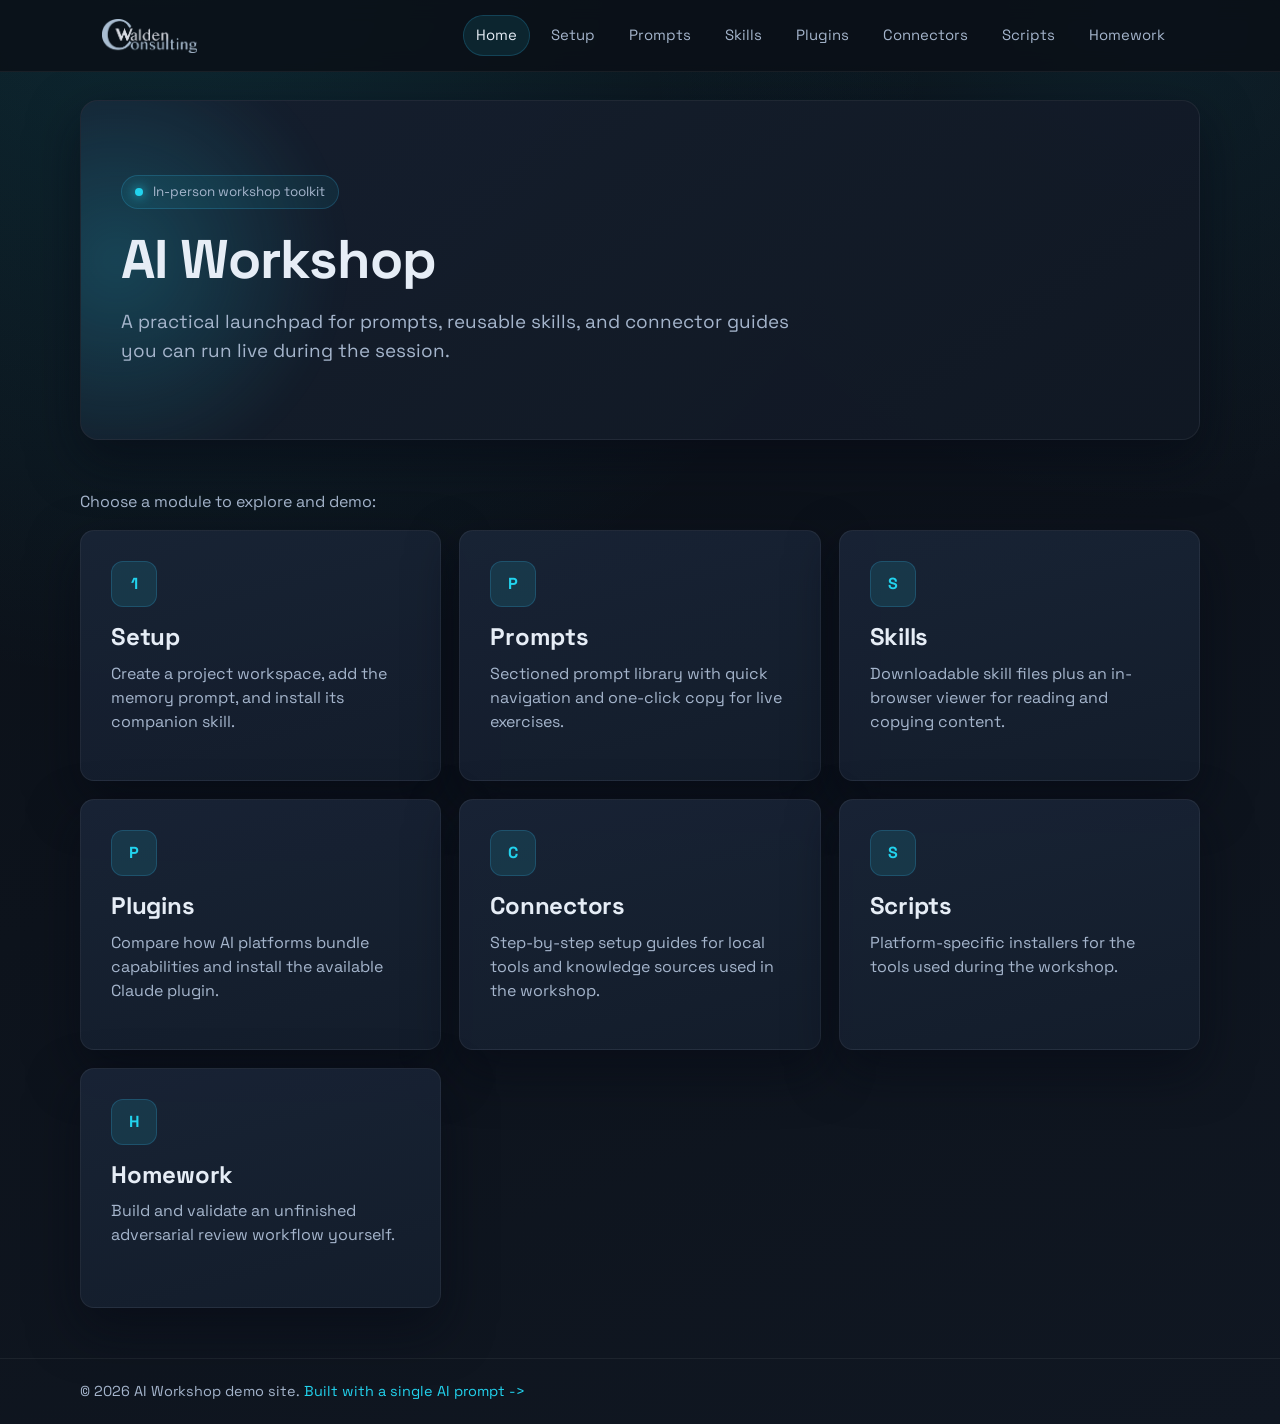
<file: index.html>
<!doctype html>
<html lang="en">
  <head>
    <meta charset="UTF-8" />
    <meta name="viewport" content="width=device-width, initial-scale=1.0" />
    <title>AI Workshop</title>
    <link rel="preconnect" href="https://fonts.googleapis.com" />
    <link rel="preconnect" href="https://fonts.gstatic.com" crossorigin />
    <link
      href="https://fonts.googleapis.com/css2?family=JetBrains+Mono:wght@400;600&family=Space+Grotesk:wght@400;500;700&display=swap"
      rel="stylesheet"
    />
    <link rel="stylesheet" href="styles.css" />
  </head>
  <body data-page="home">
    <div class="page-wrap">
      <header class="site-header">
        <div class="header-inner">
          <a class="brand" href="index.html" aria-label="Walden Consulting home">
            <img class="brand-logo" src="img/waldenconsulting_color_1.webp" alt="Walden Consulting" />
          </a>
          <nav class="site-nav" aria-label="Primary">
            <a class="nav-link" data-nav="home" href="index.html">Home</a>
            <a class="nav-link" data-nav="setup" href="setup.html">Setup</a>
            <a class="nav-link" data-nav="prompts" href="prompts.html">Prompts</a>
            <a class="nav-link" data-nav="skills" href="skills.html">Skills</a>
            <a class="nav-link" data-nav="plugins" href="plugins.html">Plugins</a>
            <a class="nav-link" data-nav="connectors" href="connectors.html">Connectors</a>
            <a class="nav-link" data-nav="scripts" href="scripts.html">Scripts</a>
            <a class="nav-link" data-nav="homework" href="homework.html">Homework</a>
          </nav>
        </div>
      </header>

      <main>
        <section class="hero reveal">
          <div class="kicker">In-person workshop toolkit</div>
          <h1>AI Workshop</h1>
          <p>
            A practical launchpad for prompts, reusable skills, and connector guides you can run live during the session.
          </p>
        </section>

        <p class="section-intro reveal">Choose a module to explore and demo:</p>

        <section class="card-grid reveal" aria-label="Workshop sections">
          <a class="card tile-link" href="setup.html">
            <div class="tile-icon">1</div>
            <h3>Setup</h3>
            <p>Create a project workspace, add the memory prompt, and install its companion skill.</p>
          </a>

          <a class="card tile-link" href="prompts.html">
            <div class="tile-icon">P</div>
            <h3>Prompts</h3>
            <p>Sectioned prompt library with quick navigation and one-click copy for live exercises.</p>
          </a>

          <a class="card tile-link" href="skills.html">
            <div class="tile-icon">S</div>
            <h3>Skills</h3>
            <p>Downloadable skill files plus an in-browser viewer for reading and copying content.</p>
          </a>

          <a class="card tile-link" href="plugins.html">
            <div class="tile-icon">P</div>
            <h3>Plugins</h3>
            <p>Compare how AI platforms bundle capabilities and install the available Claude plugin.</p>
          </a>

          <a class="card tile-link" href="connectors.html">
            <div class="tile-icon">C</div>
            <h3>Connectors</h3>
            <p>Step-by-step setup guides for local tools and knowledge sources used in the workshop.</p>
          </a>

          <a class="card tile-link" href="scripts.html">
            <div class="tile-icon">S</div>
            <h3>Scripts</h3>
            <p>Platform-specific installers for the tools used during the workshop.</p>
          </a>

          <a class="card tile-link" href="homework.html">
            <div class="tile-icon">H</div>
            <h3>Homework</h3>
            <p>Build and validate an unfinished adversarial review workflow yourself.</p>
          </a>
        </section>
      </main>

      <footer class="site-footer">
        <div class="footer-inner">
          <span>&copy; <span data-year></span> AI Workshop demo site.</span>
          <span> </span>
          <a href="prompt.html">Built with a single AI prompt -&gt;</a>
        </div>
      </footer>
    </div>

    <script src="script.js?v=20260909-1"></script>
  </body>
</html>
</file>
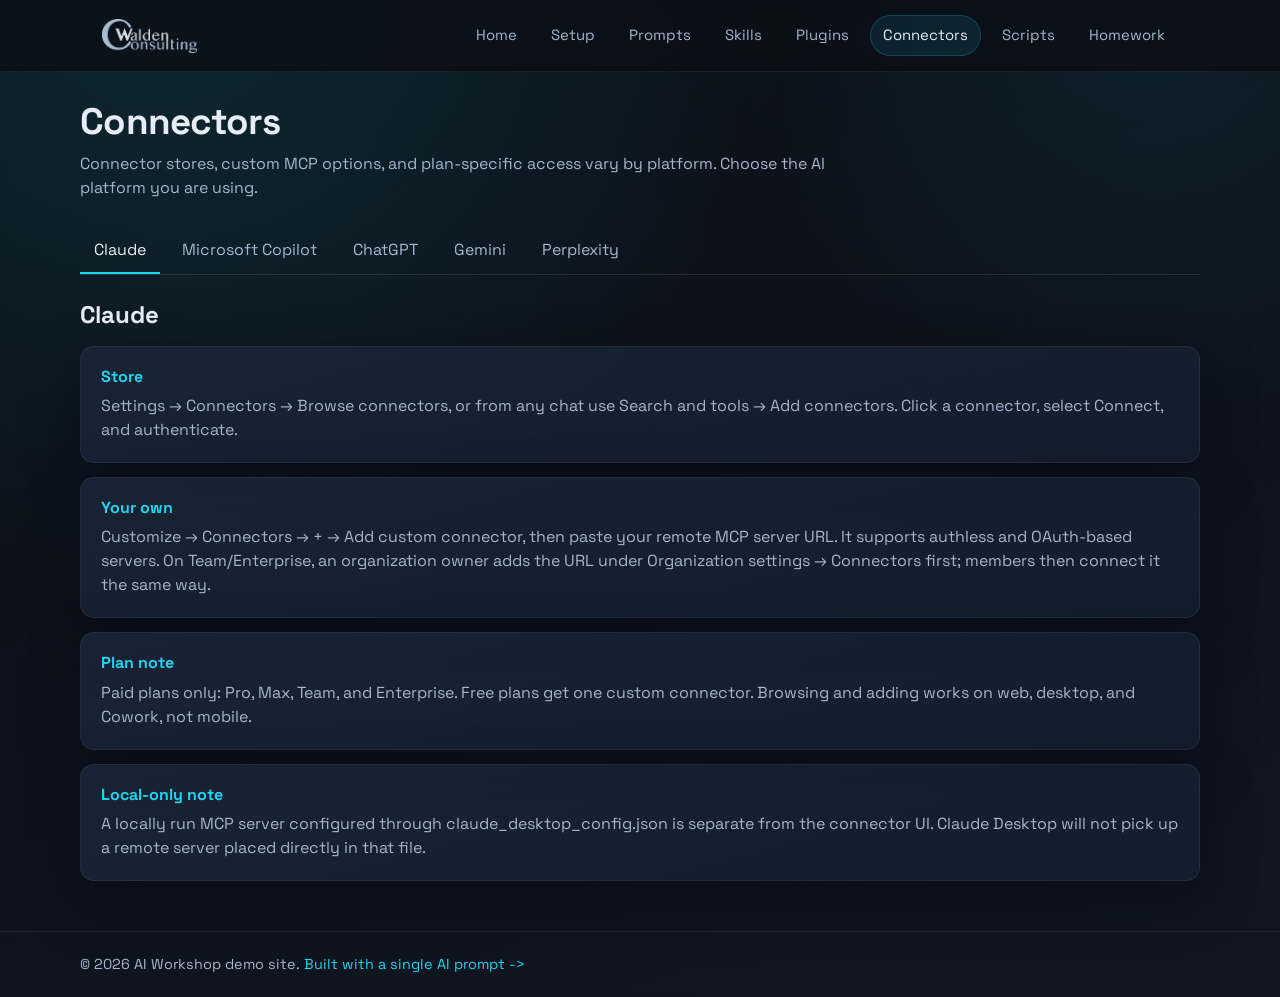
<file: connectors.html>
<!doctype html>
<html lang="en">
  <head>
    <meta charset="UTF-8" />
    <meta name="viewport" content="width=device-width, initial-scale=1.0" />
    <title>Connectors | AI Workshop</title>
    <link rel="preconnect" href="https://fonts.googleapis.com" />
    <link rel="preconnect" href="https://fonts.gstatic.com" crossorigin />
    <link
      href="https://fonts.googleapis.com/css2?family=JetBrains+Mono:wght@400;600&family=Space+Grotesk:wght@400;500;700&display=swap"
      rel="stylesheet"
    />
    <link rel="stylesheet" href="styles.css" />
  </head>
  <body data-page="connectors">
    <div class="page-wrap">
      <header class="site-header">
        <div class="header-inner">
          <a class="brand" href="index.html" aria-label="Walden Consulting home">
            <img class="brand-logo" src="img/waldenconsulting_color_1.webp" alt="Walden Consulting" />
          </a>
          <nav class="site-nav" aria-label="Primary">
            <a class="nav-link" data-nav="home" href="index.html">Home</a>
            <a class="nav-link" data-nav="setup" href="setup.html">Setup</a>
            <a class="nav-link" data-nav="prompts" href="prompts.html">Prompts</a>
            <a class="nav-link" data-nav="skills" href="skills.html">Skills</a>
            <a class="nav-link" data-nav="plugins" href="plugins.html">Plugins</a>
            <a class="nav-link" data-nav="connectors" href="connectors.html">Connectors</a>
            <a class="nav-link" data-nav="scripts" href="scripts.html">Scripts</a>
            <a class="nav-link" data-nav="homework" href="homework.html">Homework</a>
          </nav>
        </div>
      </header>

      <main>
        <h1 class="page-title reveal">Connectors</h1>
        <p class="page-subtitle reveal">
          Connector stores, custom MCP options, and plan-specific access vary by platform. Choose the AI platform you are using.
        </p>

        <div id="connector-platform-tabs" class="platform-tabs reveal" role="tablist" aria-label="AI platform"></div>
        <div id="connector-platform-panels"></div>
      </main>

      <footer class="site-footer">
        <div class="footer-inner">
          <span>&copy; <span data-year></span> AI Workshop demo site.</span>
          <span> </span>
          <a href="prompt.html">Built with a single AI prompt -&gt;</a>
        </div>
      </footer>
    </div>

    <script src="data.js?v=20260909-1"></script>
    <script src="script.js?v=20260909-1"></script>
  </body>
</html>
</file>
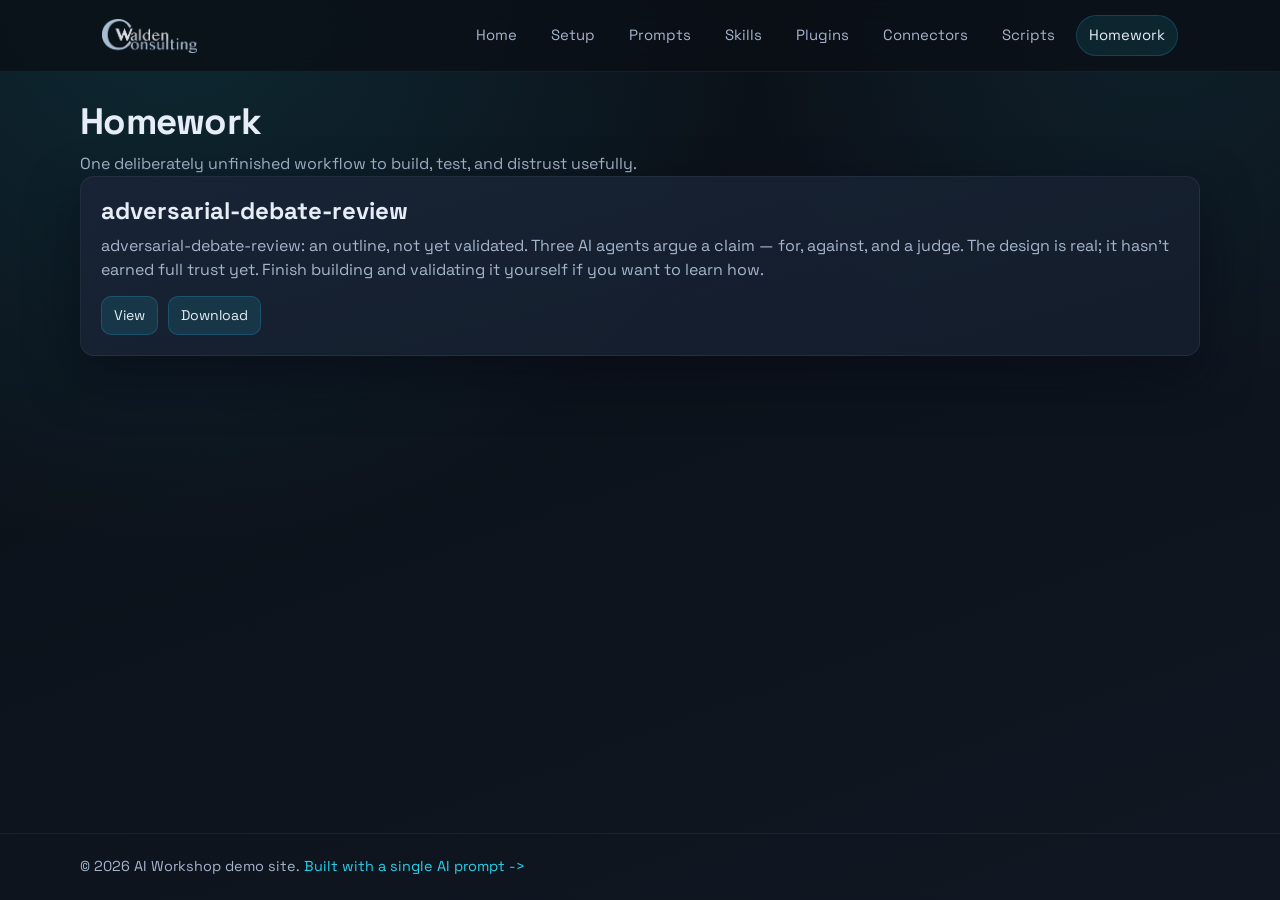
<file: homework.html>
<!doctype html>
<html lang="en">
  <head>
    <meta charset="UTF-8" />
    <meta name="viewport" content="width=device-width, initial-scale=1.0" />
    <title>Homework | AI Workshop</title>
    <link rel="preconnect" href="https://fonts.googleapis.com" />
    <link rel="preconnect" href="https://fonts.gstatic.com" crossorigin />
    <link href="https://fonts.googleapis.com/css2?family=JetBrains+Mono:wght@400;600&family=Space+Grotesk:wght@400;500;700&display=swap" rel="stylesheet" />
    <link rel="stylesheet" href="styles.css" />
  </head>
  <body data-page="homework">
    <div class="page-wrap">
      <header class="site-header">
        <div class="header-inner">
          <a class="brand" href="index.html" aria-label="Walden Consulting home"><img class="brand-logo" src="img/waldenconsulting_color_1.webp" alt="Walden Consulting" /></a>
          <nav class="site-nav" aria-label="Primary">
            <a class="nav-link" data-nav="home" href="index.html">Home</a>
            <a class="nav-link" data-nav="setup" href="setup.html">Setup</a>
            <a class="nav-link" data-nav="prompts" href="prompts.html">Prompts</a>
            <a class="nav-link" data-nav="skills" href="skills.html">Skills</a>
            <a class="nav-link" data-nav="plugins" href="plugins.html">Plugins</a>
            <a class="nav-link" data-nav="connectors" href="connectors.html">Connectors</a>
            <a class="nav-link" data-nav="scripts" href="scripts.html">Scripts</a>
            <a class="nav-link" data-nav="homework" href="homework.html">Homework</a>
          </nav>
        </div>
      </header>
      <main>
        <h1 class="page-title reveal">Homework</h1>
        <p class="page-subtitle reveal">One deliberately unfinished workflow to build, test, and distrust usefully.</p>
        <section id="homework-card" class="card-grid" aria-label="Homework skill"></section>
      </main>
      <footer class="site-footer"><div class="footer-inner"><span>&copy; <span data-year></span> AI Workshop demo site.</span><span> </span><a href="prompt.html">Built with a single AI prompt -&gt;</a></div></footer>
    </div>
    <script src="data.js?v=20260909-1"></script>
    <script src="script.js?v=20260909-1"></script>
  </body>
</html>
</file>
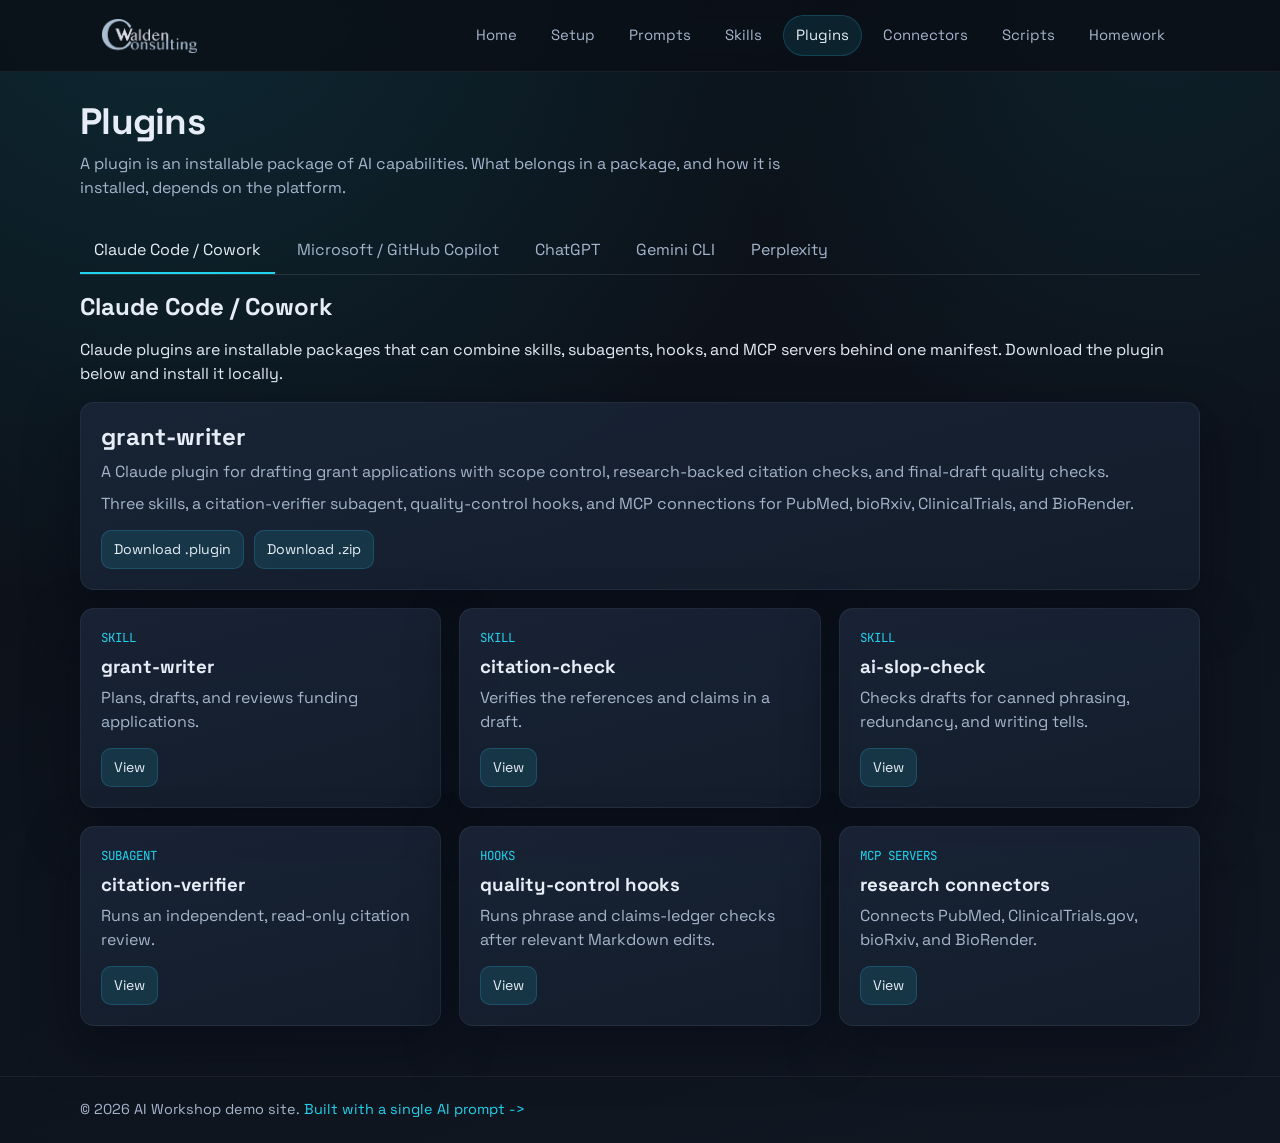
<file: plugins.html>
<!doctype html>
<html lang="en">
  <head>
    <meta charset="UTF-8" />
    <meta name="viewport" content="width=device-width, initial-scale=1.0" />
    <title>Plugins | AI Workshop</title>
    <link rel="preconnect" href="https://fonts.googleapis.com" />
    <link rel="preconnect" href="https://fonts.gstatic.com" crossorigin />
    <link href="https://fonts.googleapis.com/css2?family=JetBrains+Mono:wght@400;600&family=Space+Grotesk:wght@400;500;700&display=swap" rel="stylesheet" />
    <link rel="stylesheet" href="styles.css" />
  </head>
  <body data-page="plugins">
    <div class="page-wrap">
      <header class="site-header">
        <div class="header-inner">
          <a class="brand" href="index.html" aria-label="Walden Consulting home"><img class="brand-logo" src="img/waldenconsulting_color_1.webp" alt="Walden Consulting" /></a>
          <nav class="site-nav" aria-label="Primary">
            <a class="nav-link" data-nav="home" href="index.html">Home</a>
            <a class="nav-link" data-nav="setup" href="setup.html">Setup</a>
            <a class="nav-link" data-nav="prompts" href="prompts.html">Prompts</a>
            <a class="nav-link" data-nav="skills" href="skills.html">Skills</a>
            <a class="nav-link" data-nav="plugins" href="plugins.html">Plugins</a>
            <a class="nav-link" data-nav="connectors" href="connectors.html">Connectors</a>
            <a class="nav-link" data-nav="scripts" href="scripts.html">Scripts</a>
            <a class="nav-link" data-nav="homework" href="homework.html">Homework</a>
          </nav>
        </div>
      </header>

      <main>
        <h1 class="page-title reveal">Plugins</h1>
        <p class="page-subtitle reveal">A plugin is an installable package of AI capabilities. What belongs in a package, and how it is installed, depends on the platform.</p>
        <div class="platform-tabs reveal" role="tablist" aria-label="AI platform">
          <button class="platform-tab" type="button" role="tab" aria-selected="false" data-plugin-platform="claude">Claude Code / Cowork</button>
          <button class="platform-tab" type="button" role="tab" aria-selected="false" data-plugin-platform="copilot">Microsoft / GitHub Copilot</button>
          <button class="platform-tab" type="button" role="tab" aria-selected="false" data-plugin-platform="chatgpt">ChatGPT</button>
          <button class="platform-tab" type="button" role="tab" aria-selected="false" data-plugin-platform="gemini">Gemini CLI</button>
          <button class="platform-tab" type="button" role="tab" aria-selected="false" data-plugin-platform="perplexity">Perplexity</button>
        </div>

        <section class="platform-content" data-plugin-panel="claude" aria-label="Claude Code and Cowork plugins">
          <h2>Claude Code / Cowork</h2>
          <p>Claude plugins are installable packages that can combine skills, subagents, hooks, and MCP servers behind one manifest. Download the plugin below and install it locally.</p>
          <section id="claude-plugins-grid" class="card-grid" aria-label="Available Claude plugins"></section>
          <section id="claude-plugin-components" class="card-grid plugin-components" aria-label="Grant Writer Claude plugin components"></section>
        </section>

        <section class="platform-content" data-plugin-panel="copilot" aria-label="Microsoft and GitHub Copilot plugins" hidden>
          <h2>Microsoft / GitHub Copilot</h2>
          <p>Copilot does not use one plugin bundle that joins every capability. Repository instructions, agent instructions, and skills are stored as separate repository files, while MCP servers are configured independently. This keeps capabilities composable, but there is no single plugin manifest or marketplace install for the whole set.</p>
        </section>

        <section class="platform-content" data-plugin-panel="chatgpt" aria-label="ChatGPT plugins" hidden>
          <h2>ChatGPT</h2>
          <p>ChatGPT and Codex use a Plugin Directory to distribute workflow packages. A plugin can include skills, apps, or both; apps provide connections to external services and may use MCP. This local package is skills-only.</p>
          <ol class="plugin-steps">
            <li>Download and unzip it to a permanent folder.</li>
            <li>Open the ChatGPT desktop app in Work mode or Codex.</li>
            <li>Start a chat that can access the unzipped folder.</li>
            <li>Send the command below.</li>
            <li>Restart or refresh ChatGPT desktop.</li>
            <li>Open the Plugins Directory, select the personal/local source, and install Grant Writer.</li>
            <li>Start a new chat before using it.</li>
          </ol>
          <section class="code-panel plugin-install reveal" aria-label="Codex plugin installation command"><pre data-copy-code><code>Use $plugin-creator to add the existing Grant Writer plugin at [paste the absolute path to the unzipped grant-writer folder] to my personal marketplace.</code></pre></section>
          <div class="card-actions plugin-download"><a class="btn" href="plugins/Codex/grant-writer.zip" download="grant-writer.zip">Download Grant Writer ZIP</a></div>
          <section id="chatgpt-plugin-components" class="card-grid plugin-components" aria-label="Grant Writer ChatGPT and Codex plugin components"></section>
        </section>

        <section class="platform-content" data-plugin-panel="gemini" aria-label="Gemini CLI extensions" hidden>
          <h2>Gemini CLI</h2>
          <p>Gemini CLI calls its installable bundles extensions. An extension can package prompts, MCP servers, custom commands, hooks, subagents, and agent skills. Extensions can be installed from a GitHub repository or a local path, and are available through the extension gallery.</p>
        </section>

        <section class="platform-content" data-plugin-panel="perplexity" aria-label="Perplexity integrations" hidden>
          <h2>Perplexity</h2>
          <p>Perplexity provides app connectors for external services and supports MCP connections where available, but it does not currently offer a general plugin bundle for combining skills, agents, hooks, and MCP servers into one installable package.</p>
        </section>
      </main>

      <footer class="site-footer"><div class="footer-inner"><span>&copy; <span data-year></span> AI Workshop demo site.</span><span> </span><a href="prompt.html">Built with a single AI prompt -&gt;</a></div></footer>
    </div>
    <script src="data.js?v=20260909-1"></script>
    <script src="script.js?v=20260909-1"></script>
  </body>
</html>
</file>
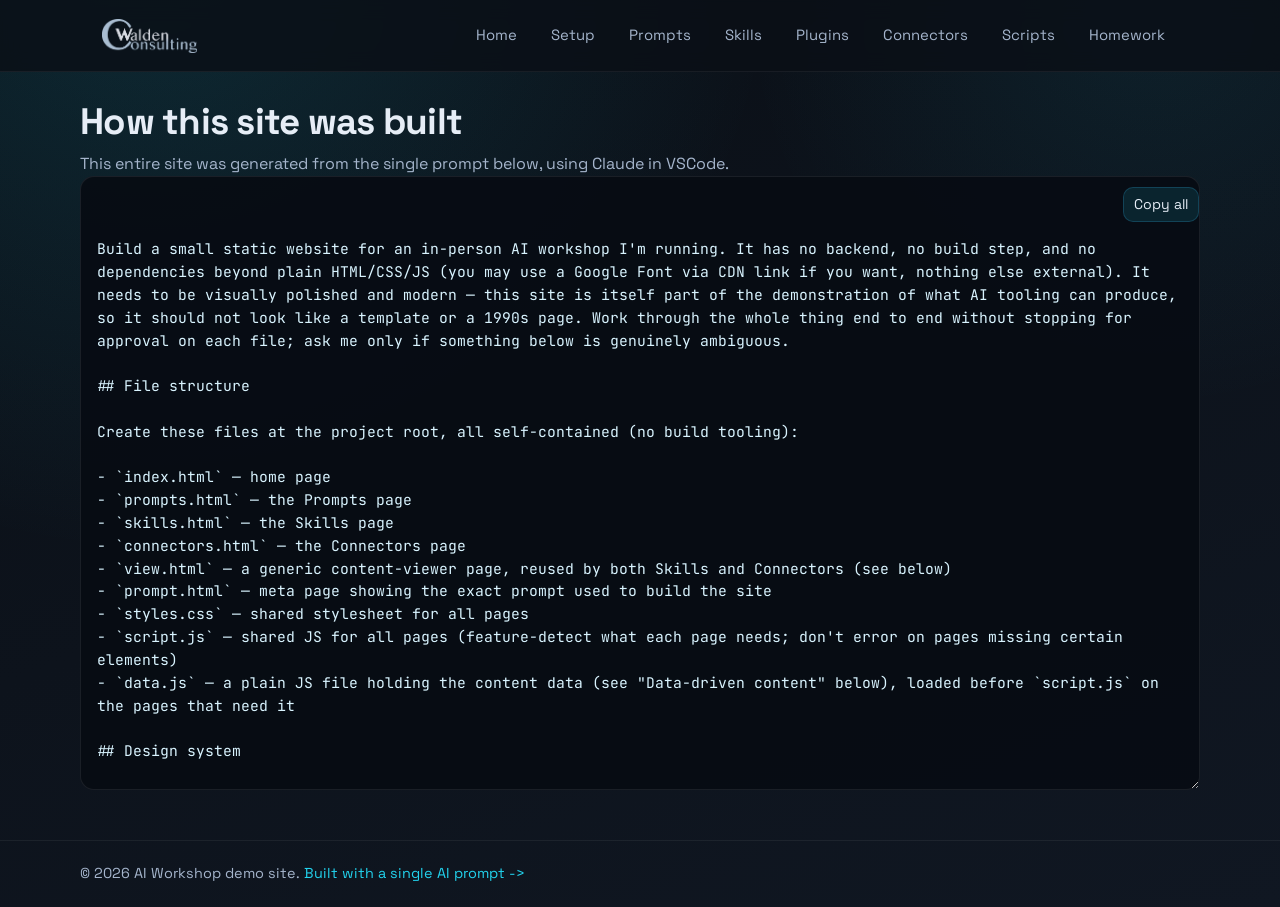
<file: prompt.html>
<!doctype html>
<html lang="en">
  <head>
    <meta charset="UTF-8" />
    <meta name="viewport" content="width=device-width, initial-scale=1.0" />
    <title>How This Site Was Built | AI Workshop</title>
    <link rel="preconnect" href="https://fonts.googleapis.com" />
    <link rel="preconnect" href="https://fonts.gstatic.com" crossorigin />
    <link
      href="https://fonts.googleapis.com/css2?family=JetBrains+Mono:wght@400;600&family=Space+Grotesk:wght@400;500;700&display=swap"
      rel="stylesheet"
    />
    <link rel="stylesheet" href="styles.css" />
  </head>
  <body data-page="">
    <div class="page-wrap">
      <header class="site-header">
        <div class="header-inner">
          <a class="brand" href="index.html" aria-label="Walden Consulting home">
            <img class="brand-logo" src="img/waldenconsulting_color_1.webp" alt="Walden Consulting" />
          </a>
          <nav class="site-nav" aria-label="Primary">
            <a class="nav-link" data-nav="home" href="index.html">Home</a>
            <a class="nav-link" data-nav="setup" href="setup.html">Setup</a>
            <a class="nav-link" data-nav="prompts" href="prompts.html">Prompts</a>
            <a class="nav-link" data-nav="skills" href="skills.html">Skills</a>
            <a class="nav-link" data-nav="plugins" href="plugins.html">Plugins</a>
            <a class="nav-link" data-nav="connectors" href="connectors.html">Connectors</a>
            <a class="nav-link" data-nav="scripts" href="scripts.html">Scripts</a>
            <a class="nav-link" data-nav="homework" href="homework.html">Homework</a>
          </nav>
        </div>
      </header>

      <main>
        <h1 class="page-title reveal">How this site was built</h1>
        <p class="page-subtitle reveal">
          This entire site was generated from the single prompt below, using Claude in VSCode.
        </p>

        <section class="code-panel viewer-panel reveal" aria-label="Prompt source text">
          <div class="code-scroll">
            <button id="prompt-source-copy" type="button" class="copy-btn code-copy" data-default-label="Copy all">
              Copy all
            </button>
            <pre id="prompt-source-content">Loading prompt text...</pre>
          </div>
        </section>
      </main>

      <footer class="site-footer">
        <div class="footer-inner">
          <span>&copy; <span data-year></span> AI Workshop demo site.</span>
          <span> </span>
          <a href="prompt.html">Built with a single AI prompt -&gt;</a>
        </div>
      </footer>
    </div>

    <script src="script.js?v=20260909-1"></script>
  </body>
</html>
</file>
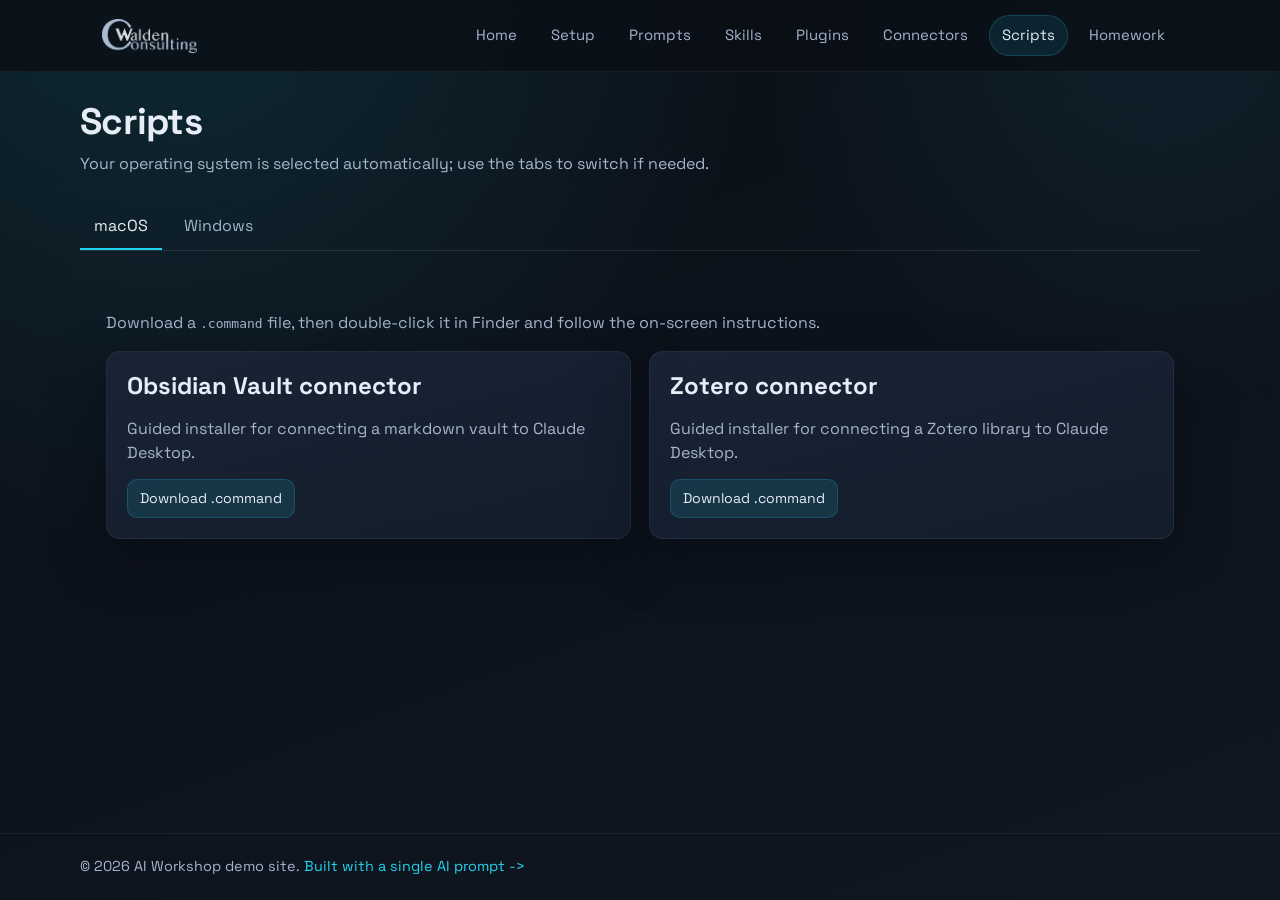
<file: scripts.html>
<!doctype html>
<html lang="en">
  <head>
    <meta charset="UTF-8" />
    <meta name="viewport" content="width=device-width, initial-scale=1.0" />
    <title>Scripts | AI Workshop</title>
    <link rel="preconnect" href="https://fonts.googleapis.com" />
    <link rel="preconnect" href="https://fonts.gstatic.com" crossorigin />
    <link
      href="https://fonts.googleapis.com/css2?family=JetBrains+Mono:wght@400;600&family=Space+Grotesk:wght@400;500;700&display=swap"
      rel="stylesheet"
    />
    <link rel="stylesheet" href="styles.css" />
  </head>
  <body data-page="scripts">
    <div class="page-wrap">
      <header class="site-header">
        <div class="header-inner">
          <a class="brand" href="index.html" aria-label="Walden Consulting home">
            <img class="brand-logo" src="img/waldenconsulting_color_1.webp" alt="Walden Consulting" />
          </a>
          <nav class="site-nav" aria-label="Primary">
            <a class="nav-link" data-nav="home" href="index.html">Home</a>
            <a class="nav-link" data-nav="setup" href="setup.html">Setup</a>
            <a class="nav-link" data-nav="prompts" href="prompts.html">Prompts</a>
            <a class="nav-link" data-nav="skills" href="skills.html">Skills</a>
            <a class="nav-link" data-nav="plugins" href="plugins.html">Plugins</a>
            <a class="nav-link" data-nav="connectors" href="connectors.html">Connectors</a>
            <a class="nav-link" data-nav="scripts" href="scripts.html">Scripts</a>
            <a class="nav-link" data-nav="homework" href="homework.html">Homework</a>
          </nav>
        </div>
      </header>

      <main>
        <h1 class="page-title reveal">Scripts</h1>
        <p class="page-subtitle reveal">
          Your operating system is selected automatically; use the tabs to switch if needed.
        </p>

        <div class="platform-tabs reveal" role="tablist" aria-label="Operating system">
          <button class="platform-tab" type="button" role="tab" aria-selected="false" data-download-platform="macos">macOS</button>
          <button class="platform-tab" type="button" role="tab" aria-selected="false" data-download-platform="windows">Windows</button>
        </div>

        <section class="download-panel" data-download-panel="macos" aria-label="macOS scripts">
          <p class="platform-instructions reveal">Download a <code>.command</code> file, then double-click it in Finder and follow the on-screen instructions.</p>
          <div class="card-grid" aria-label="macOS scripts">
            <article class="card reveal">
              <div class="card-body">
                <h2>Obsidian Vault connector</h2>
                <p>Guided installer for connecting a markdown vault to Claude Desktop.</p>
                <div class="card-actions">
                  <a class="btn-inline" href="scripts/install-mcpvault.command" download="install-mcpvault.command">Download .command</a>
                </div>
              </div>
            </article>
            <article class="card reveal">
              <div class="card-body">
                <h2>Zotero connector</h2>
                <p>Guided installer for connecting a Zotero library to Claude Desktop.</p>
                <div class="card-actions">
                  <a class="btn-inline" href="scripts/install-zotero-mcp.command" download="install-zotero-mcp.command">Download .command</a>
                </div>
              </div>
            </article>
          </div>
        </section>

        <section class="download-panel" data-download-panel="windows" aria-label="Windows scripts" hidden>
          <p class="platform-instructions reveal">Download both files for a script into the same folder, then double-click its <code>.bat</code> file. Do not double-click the <code>.ps1</code> file.</p>
          <div class="card-grid" aria-label="Windows scripts">
            <article class="card reveal">
              <div class="card-body">
                <h2>Obsidian Vault connector</h2>
                <p>Guided installer for connecting a markdown vault to Claude Desktop.</p>
                <div class="card-actions">
                  <a class="btn-inline" href="scripts/install-mcpvault.bat" download="install-mcpvault.bat">Download .bat</a>
                  <a class="btn-inline" href="scripts/install-mcpvault.ps1" download="install-mcpvault.ps1">Download .ps1</a>
                </div>
              </div>
            </article>
            <article class="card reveal">
              <div class="card-body">
                <h2>Zotero connector</h2>
                <p>Guided installer for connecting a Zotero library to Claude Desktop.</p>
                <div class="card-actions">
                  <a class="btn-inline" href="scripts/install-zotero-mcp.bat" download="install-zotero-mcp.bat">Download .bat</a>
                  <a class="btn-inline" href="scripts/install-zotero-mcp.ps1" download="install-zotero-mcp.ps1">Download .ps1</a>
                </div>
              </div>
            </article>
          </div>
        </section>
      </main>

      <footer class="site-footer">
        <div class="footer-inner">
          <span>&copy; <span data-year></span> AI Workshop demo site.</span>
          <span> </span>
          <a href="prompt.html">Built with a single AI prompt -&gt;</a>
        </div>
      </footer>
    </div>

    <script src="script.js?v=20260909-1"></script>
  </body>
</html>
</file>
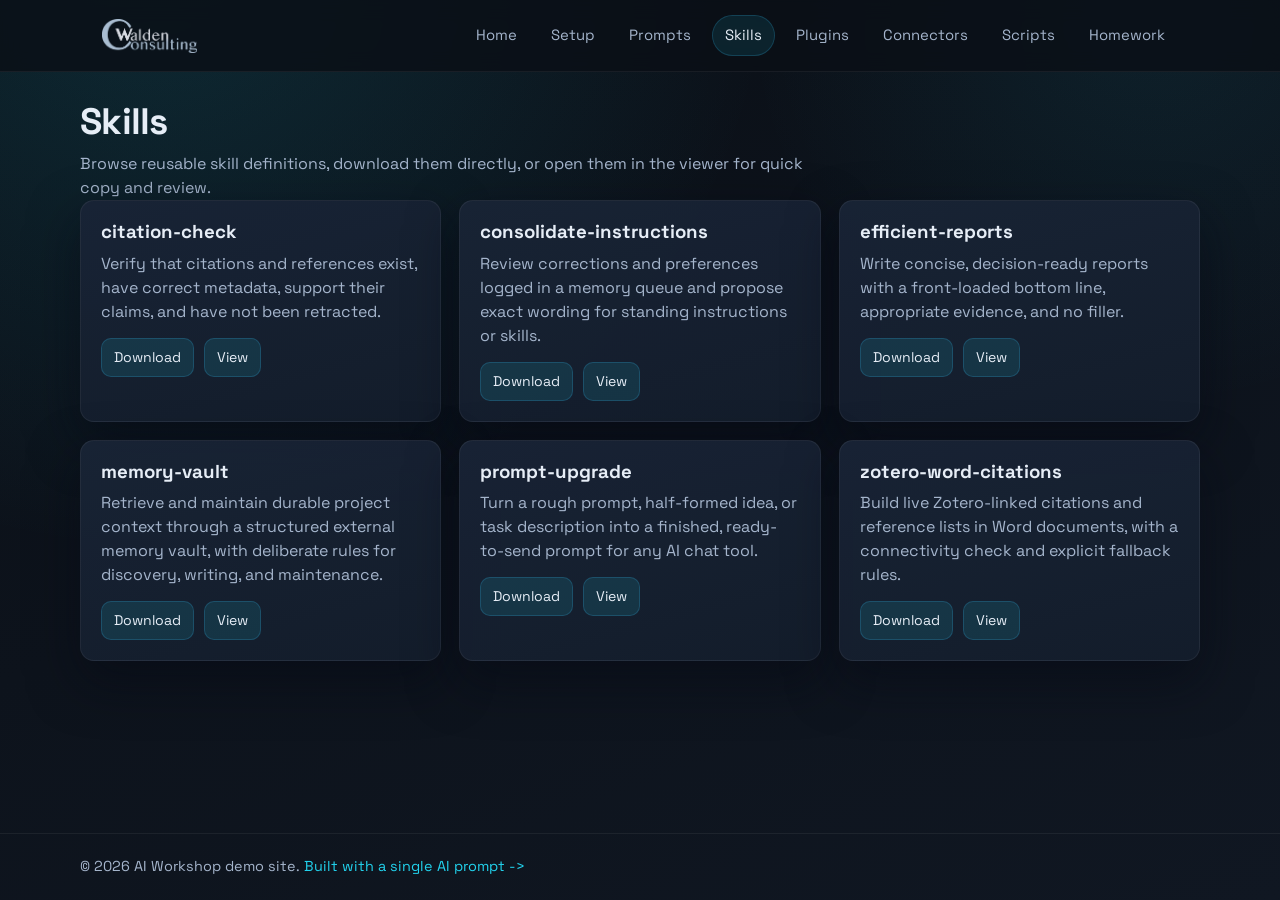
<file: skills.html>
<!doctype html>
<html lang="en">
  <head>
    <meta charset="UTF-8" />
    <meta name="viewport" content="width=device-width, initial-scale=1.0" />
    <title>Skills | AI Workshop</title>
    <link rel="preconnect" href="https://fonts.googleapis.com" />
    <link rel="preconnect" href="https://fonts.gstatic.com" crossorigin />
    <link
      href="https://fonts.googleapis.com/css2?family=JetBrains+Mono:wght@400;600&family=Space+Grotesk:wght@400;500;700&display=swap"
      rel="stylesheet"
    />
    <link rel="stylesheet" href="styles.css" />
  </head>
  <body data-page="skills">
    <div class="page-wrap">
      <header class="site-header">
        <div class="header-inner">
          <a class="brand" href="index.html" aria-label="Walden Consulting home">
            <img class="brand-logo" src="img/waldenconsulting_color_1.webp" alt="Walden Consulting" />
          </a>
          <nav class="site-nav" aria-label="Primary">
            <a class="nav-link" data-nav="home" href="index.html">Home</a>
            <a class="nav-link" data-nav="setup" href="setup.html">Setup</a>
            <a class="nav-link" data-nav="prompts" href="prompts.html">Prompts</a>
            <a class="nav-link" data-nav="skills" href="skills.html">Skills</a>
            <a class="nav-link" data-nav="plugins" href="plugins.html">Plugins</a>
            <a class="nav-link" data-nav="connectors" href="connectors.html">Connectors</a>
            <a class="nav-link" data-nav="scripts" href="scripts.html">Scripts</a>
            <a class="nav-link" data-nav="homework" href="homework.html">Homework</a>
          </nav>
        </div>
      </header>

      <main>
        <h1 class="page-title reveal">Skills</h1>
        <p class="page-subtitle reveal">
          Browse reusable skill definitions, download them directly, or open them in the viewer for quick copy and review.
        </p>

        <section id="skills-grid" class="card-grid" aria-label="Skills list"></section>
      </main>

      <footer class="site-footer">
        <div class="footer-inner">
          <span>&copy; <span data-year></span> AI Workshop demo site.</span>
          <span> </span>
          <a href="prompt.html">Built with a single AI prompt -&gt;</a>
        </div>
      </footer>
    </div>

    <script src="data.js?v=20260909-1"></script>
    <script src="script.js?v=20260909-1"></script>
  </body>
</html>
</file>
<file: styles.css>
:root {
  --bg-0: #0a0f16;
  --bg-1: #101722;
  --surface-0: #141c29;
  --surface-1: #192435;
  --border: rgba(56, 189, 248, 0.2);
  --text-0: #e6edf6;
  --text-1: #a5b5cc;
  --accent: #22d3ee;
  --accent-soft: rgba(34, 211, 238, 0.2);
  --shadow: 0 20px 50px rgba(5, 10, 20, 0.55);
  --header-height: 72px;
  --radius-lg: 18px;
  --radius-md: 14px;
  --radius-sm: 10px;
}

* {
  box-sizing: border-box;
}

html {
  scroll-behavior: smooth;
}

body {
  margin: 0;
  font-family: "Space Grotesk", sans-serif;
  color: var(--text-0);
  background:
    radial-gradient(circle at 12% -8%, rgba(34, 211, 238, 0.14), transparent 42%),
    radial-gradient(circle at 90% 0%, rgba(34, 211, 238, 0.08), transparent 28%),
    linear-gradient(160deg, var(--bg-0), var(--bg-1));
  min-height: 100vh;
  line-height: 1.5;
}

a {
  color: inherit;
}

img,
svg {
  display: block;
  max-width: 100%;
}

.page-wrap {
  min-height: 100vh;
  display: flex;
  flex-direction: column;
}

.site-header {
  position: sticky;
  top: 0;
  z-index: 100;
  height: var(--header-height);
  backdrop-filter: blur(10px);
  background: rgba(10, 15, 22, 0.82);
  border-bottom: 1px solid rgba(255, 255, 255, 0.06);
}

.header-inner {
  max-width: 1120px;
  margin: 0 auto;
  padding: 0 22px;
  height: 100%;
  display: flex;
  align-items: center;
  justify-content: space-between;
  gap: 20px;
  min-width: 0;
}

.brand {
  text-decoration: none;
  display: inline-flex;
  align-items: center;
  flex: 0 0 auto;
}

.brand-logo {
  height: 34px;
  width: auto;
}

.site-nav {
  display: flex;
  align-items: center;
  gap: 8px;
  min-width: 0;
}

.nav-link {
  text-decoration: none;
  color: var(--text-1);
  padding: 8px 12px;
  border-radius: 999px;
  border: 1px solid transparent;
  font-size: 0.93rem;
  white-space: nowrap;
  transition: color 180ms ease, border-color 180ms ease, background-color 180ms ease;
}

.nav-link:hover,
.nav-link.is-active {
  color: var(--text-0);
  border-color: var(--border);
  background: rgba(34, 211, 238, 0.1);
}

main {
  width: min(1120px, 100% - 44px);
  margin: 28px auto 0;
  flex: 1;
}

.hero {
  position: relative;
  overflow: hidden;
  border: 1px solid rgba(255, 255, 255, 0.06);
  background: linear-gradient(145deg, rgba(22, 31, 46, 0.95), rgba(17, 24, 36, 0.95));
  border-radius: var(--radius-lg);
  padding: 74px 40px;
  box-shadow: var(--shadow);
}

.hero::before {
  content: "";
  position: absolute;
  inset: -30% auto auto -20%;
  width: 520px;
  height: 520px;
  background: radial-gradient(circle, rgba(34, 211, 238, 0.22), transparent 60%);
  filter: blur(16px);
  animation: pulse-glow 8s ease-in-out infinite alternate;
  pointer-events: none;
}

@keyframes pulse-glow {
  from {
    transform: translate3d(0, 0, 0) scale(1);
    opacity: 0.7;
  }
  to {
    transform: translate3d(24px, -12px, 0) scale(1.07);
    opacity: 1;
  }
}

.hero > * {
  position: relative;
  z-index: 1;
}

.kicker {
  display: inline-flex;
  align-items: center;
  gap: 10px;
  border: 1px solid var(--border);
  border-radius: 999px;
  font-size: 0.84rem;
  color: var(--text-1);
  background: rgba(34, 211, 238, 0.08);
  padding: 6px 13px;
}

.kicker::before {
  content: "";
  width: 8px;
  height: 8px;
  border-radius: 999px;
  background: var(--accent);
  box-shadow: 0 0 12px var(--accent);
}

h1,
h2,
h3 {
  margin: 0;
  line-height: 1.2;
}

.hero h1 {
  margin-top: 18px;
  font-size: clamp(2rem, 6vw, 3.4rem);
  letter-spacing: -0.02em;
}

.hero p {
  margin: 16px 0 0;
  max-width: 680px;
  color: var(--text-1);
  font-size: clamp(1rem, 2.3vw, 1.18rem);
}

.section-intro {
  margin: 50px 0 16px;
  color: var(--text-1);
}

.card-grid {
  display: grid;
  grid-template-columns: repeat(auto-fit, minmax(280px, 1fr));
  gap: 18px;
}

.card {
  background: linear-gradient(165deg, rgba(25, 36, 54, 0.95), rgba(20, 29, 44, 0.95));
  border: 1px solid rgba(255, 255, 255, 0.06);
  border-radius: var(--radius-md);
  box-shadow: var(--shadow);
}

.tile-link {
  text-decoration: none;
  display: block;
  padding: 30px;
  min-height: 240px;
  transition: transform 220ms ease, border-color 220ms ease, box-shadow 220ms ease;
}

.tile-link:hover {
  transform: translateY(-5px);
  border-color: var(--border);
  box-shadow: 0 24px 55px rgba(4, 9, 19, 0.62), 0 0 0 1px var(--accent-soft) inset;
}

.tile-icon {
  width: 46px;
  height: 46px;
  border-radius: 12px;
  display: grid;
  place-items: center;
  font-weight: 700;
  color: var(--accent);
  background: rgba(34, 211, 238, 0.12);
  border: 1px solid var(--border);
  margin-bottom: 16px;
}

.tile-link h3 {
  font-size: 1.5rem;
  letter-spacing: -0.01em;
}

.tile-link p {
  color: var(--text-1);
  margin-top: 10px;
}

.page-title {
  margin-bottom: 8px;
  font-size: clamp(1.6rem, 3vw, 2.3rem);
  letter-spacing: -0.02em;
}

.page-subtitle {
  margin: 0;
  color: var(--text-1);
  max-width: 760px;
}

.quick-nav {
  position: sticky;
  top: calc(var(--header-height) + 10px);
  z-index: 60;
  margin: 26px 0;
  padding: 10px;
  border-radius: var(--radius-md);
  border: 1px solid rgba(255, 255, 255, 0.06);
  background: rgba(13, 20, 32, 0.85);
  backdrop-filter: blur(6px);
  display: flex;
  gap: 10px;
  overflow-x: auto;
}

.quick-nav-pill {
  appearance: none;
  border: 1px solid rgba(255, 255, 255, 0.14);
  background: rgba(255, 255, 255, 0.02);
  color: var(--text-1);
  border-radius: 999px;
  padding: 8px 14px;
  font: inherit;
  white-space: nowrap;
  cursor: pointer;
  transition: border-color 180ms ease, color 180ms ease, background-color 180ms ease;
}

.quick-nav-pill:hover,
.quick-nav-pill.is-active {
  color: var(--text-0);
  border-color: var(--border);
  background: rgba(34, 211, 238, 0.12);
}

.prompt-section {
  margin: 0 0 34px;
  padding: 26px;
}

.prompt-section h2 {
  margin-bottom: 10px;
}

.prompt-section > p {
  margin: 0 0 18px;
  color: var(--text-1);
}

.prompt-list {
  display: grid;
  gap: 14px;
}

.prompt-card {
  border: 1px solid rgba(255, 255, 255, 0.08);
  border-radius: var(--radius-sm);
  background: rgba(11, 16, 27, 0.65);
  padding: 16px;
}

.prompt-card-head {
  display: flex;
  justify-content: space-between;
  align-items: center;
  gap: 12px;
  margin-bottom: 10px;
}

.prompt-card h3 {
  font-size: 1.02rem;
}

.prompt-card .code-panel {
  height: calc(1.55em * 3 + 32px);
  min-height: 96px;
  max-height: none;
  overflow: auto;
  resize: vertical;
}

.prompt-card .markdown-body {
  font-family: "JetBrains Mono", monospace;
  color: #d9f4ff;
  font-size: 0.92rem;
  line-height: 1.55;
}

.prompt-card .markdown-body p,
.prompt-card .markdown-body ul,
.prompt-card .markdown-body ol {
  margin: 0;
}

.code-panel {
  position: relative;
  border: 1px solid rgba(255, 255, 255, 0.08);
  border-radius: var(--radius-sm);
  background: rgba(8, 12, 20, 0.94);
  overflow: hidden;
}

.code-scroll {
  min-height: 180px;
  max-height: 68vh;
  overflow: auto;
  resize: vertical;
}

pre {
  margin: 0;
  padding: 16px;
  font-family: "JetBrains Mono", monospace;
  color: #d9f4ff;
  white-space: pre-wrap;
  word-break: break-word;
  font-size: 0.92rem;
  line-height: 1.55;
}

.btn,
.btn-inline,
.copy-btn {
  appearance: none;
  border: 1px solid var(--border);
  background: rgba(34, 211, 238, 0.12);
  color: var(--text-0);
  border-radius: 10px;
  padding: 8px 12px;
  font: inherit;
  font-size: 0.88rem;
  text-decoration: none;
  display: inline-flex;
  align-items: center;
  justify-content: center;
  cursor: pointer;
  transition: transform 180ms ease, background-color 180ms ease, border-color 180ms ease;
}

.btn:hover,
.btn-inline:hover,
.copy-btn:hover {
  transform: translateY(-1px);
  background: rgba(34, 211, 238, 0.2);
}

.copy-btn {
  padding: 6px 10px;
}

.card-body {
  padding: 20px;
  display: grid;
  gap: 8px;
}

.card-body p {
  margin: 0;
  color: var(--text-1);
}

.component-type {
  color: var(--accent) !important;
  font-family: "JetBrains Mono", monospace;
  font-size: 0.78rem;
  text-transform: uppercase;
}

.plugin-components {
  margin-top: 18px;
}

.plugin-steps {
  color: var(--text-1);
  margin: 18px 0;
  padding-left: 22px;
}

.plugin-steps li + li {
  margin-top: 8px;
}

.plugin-download {
  margin: 18px 0;
}

.connector-platform-panel {
  display: grid;
  gap: 14px;
}

.connector-platform-panel[hidden] {
  display: none;
}

.connector-platform-panel > h2 {
  margin: 8px 0 2px;
}

.connector-info {
  padding: 20px;
}

.connector-info h3 {
  color: var(--accent);
  font-size: 1rem;
}

.connector-info p {
  color: var(--text-1);
  margin: 8px 0 0;
}

.card-actions {
  display: flex;
  gap: 10px;
  flex-wrap: wrap;
  margin-top: 6px;
}

.platform-tabs {
  display: flex;
  gap: 8px;
  margin: 28px 0 18px;
  border-bottom: 1px solid rgba(255, 255, 255, 0.1);
}

.platform-tab {
  appearance: none;
  border: 0;
  border-bottom: 2px solid transparent;
  background: transparent;
  color: var(--text-1);
  padding: 10px 14px;
  font: inherit;
  cursor: pointer;
}

.platform-tab:hover,
.platform-tab.is-active {
  color: var(--text-0);
  border-bottom-color: var(--accent);
}

.download-panel {
  padding: 26px;
}

.download-panel h2 {
  margin-bottom: 8px;
}

.download-panel p,
.download-steps {
  color: var(--text-1);
}

.download-steps {
  margin: 18px 0 24px;
  padding-left: 22px;
}

.download-steps li + li {
  margin-top: 8px;
}

.viewer-header {
  display: flex;
  justify-content: space-between;
  align-items: flex-start;
  gap: 16px;
  margin-bottom: 16px;
}

.viewer-actions {
  display: flex;
  gap: 10px;
  flex-wrap: wrap;
}

.viewer-panel {
  position: relative;
  border-radius: var(--radius-md);
  max-height: 78vh;
  overflow: auto;
  resize: vertical;
}

.markdown-body {
  padding: 16px;
  color: var(--text-0);
  line-height: 1.6;
}

.markdown-body > :first-child {
  margin-top: 0;
}

.markdown-body > :last-child {
  margin-bottom: 0;
}

.markdown-body h1,
.markdown-body h2,
.markdown-body h3 {
  line-height: 1.25;
  margin: 1.1em 0 0.45em;
}

.markdown-body p,
.markdown-body ul,
.markdown-body ol {
  margin: 0 0 0.85em;
}

.markdown-body code {
  font-family: "JetBrains Mono", monospace;
  font-size: 0.9em;
  color: #d9f4ff;
  background: rgba(34, 211, 238, 0.12);
  border: 1px solid rgba(34, 211, 238, 0.25);
  border-radius: 6px;
  padding: 0.1em 0.35em;
}

.markdown-body pre {
  position: relative;
  margin: 0 0 0.95em;
  padding: 14px;
  border: 1px solid rgba(255, 255, 255, 0.08);
  border-radius: var(--radius-sm);
  background: rgba(8, 12, 20, 0.94);
  overflow: auto;
}

.markdown-copy,
.code-copy {
  position: sticky;
  top: 10px;
  display: flex;
  width: fit-content;
  margin: 0 0 10px auto;
  z-index: 1;
}

.code-scroll > pre {
  min-height: 100%;
}

.code-scroll > pre > .markdown-copy,
.code-scroll > pre > .code-copy {
  top: 10px;
}

.markdown-body pre code {
  background: transparent;
  border: 0;
  border-radius: 0;
  padding: 0;
}

.not-found {
  padding: 30px;
}

.not-found p {
  color: var(--text-1);
}

.not-found a {
  color: var(--accent);
}

.site-footer {
  border-top: 1px solid rgba(255, 255, 255, 0.06);
  margin-top: 50px;
  padding: 22px;
}

.footer-inner {
  max-width: 1120px;
  margin: 0 auto;
  color: var(--text-1);
  font-size: 0.9rem;
}

.footer-inner a {
  color: var(--accent);
  text-decoration: none;
}

.footer-inner a:hover {
  text-decoration: underline;
}

.reveal {
  opacity: 0;
  transform: translateY(12px);
  transition: opacity 300ms ease, transform 300ms ease;
}

.reveal.is-visible {
  opacity: 1;
  transform: translateY(0);
}

@media (max-width: 900px) {
  .hero {
    padding: 58px 26px;
  }

  .prompt-section {
    padding: 20px;
  }
}

@media (max-width: 700px) {
  :root {
    --header-height: 64px;
  }

  .header-inner {
    padding: 0 14px;
    gap: 8px;
  }

  .brand {
    flex: 0 0 auto;
  }

  .brand-logo {
    height: 28px;
  }

  .site-nav {
    gap: 4px;
    overflow-x: auto;
    scrollbar-width: none;
    -ms-overflow-style: none;
    padding-bottom: 2px;
  }

  .site-nav::-webkit-scrollbar {
    display: none;
  }

  .nav-link {
    padding: 7px 10px;
    font-size: 0.82rem;
  }

  main {
    width: min(1120px, 100% - 26px);
    margin-top: 18px;
  }

  .hero h1 {
    margin-top: 14px;
  }

  .tile-link {
    min-height: 200px;
    padding: 22px;
  }

  .quick-nav {
    top: calc(var(--header-height) + 6px);
    margin: 18px 0;
  }

  pre {
    font-size: 0.86rem;
  }
}
</file>
